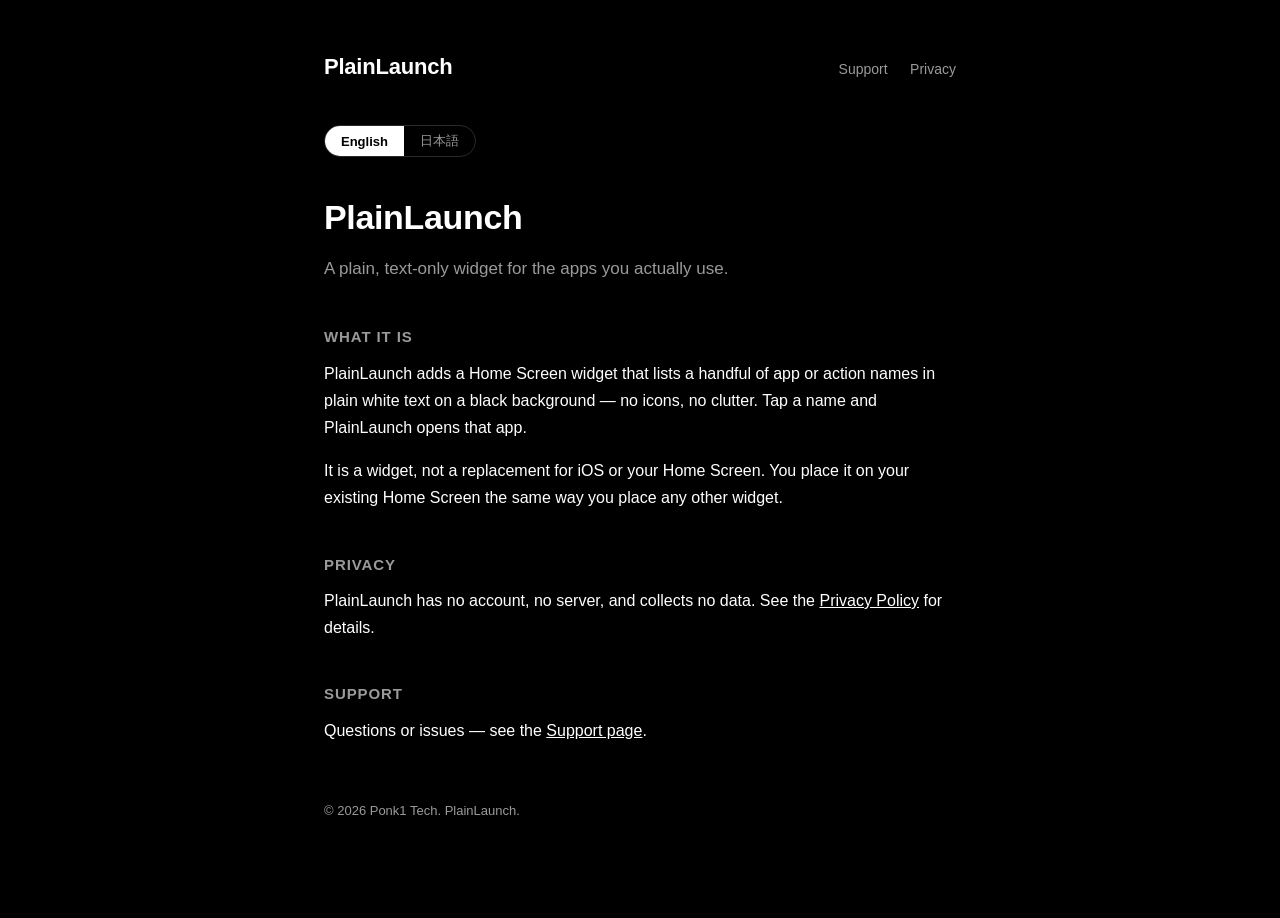
<file: docs/index.html>
<!doctype html>
<html>
<head>
<meta charset="utf-8">
<meta name="viewport" content="width=device-width, initial-scale=1">
<title>PlainLaunch</title>
<link rel="stylesheet" href="style.css">
</head>
<body>
<div class="wrap">
  <header class="top">
    <a class="brand" href="./">PlainLaunch</a>
    <nav class="links">
      <a href="support.html">Support</a>
      <a href="privacy.html">Privacy</a>
    </nav>
  </header>

  <div class="lang-toggle">
    <button data-lang="en">English</button>
    <button data-lang="ja">日本語</button>
  </div>

  <div data-lang-block="en">
    <h1>PlainLaunch</h1>
    <p class="tagline">A plain, text-only widget for the apps you actually use.</p>

    <h2>What it is</h2>
    <p>
      PlainLaunch adds a Home Screen widget that lists a handful of app or action names in plain
      white text on a black background — no icons, no clutter. Tap a name and PlainLaunch opens
      that app.
    </p>
    <p>
      It is a widget, not a replacement for iOS or your Home Screen. You place it on your
      existing Home Screen the same way you place any other widget.
    </p>

    <h2>Privacy</h2>
    <p>
      PlainLaunch has no account, no server, and collects no data. See the
      <a href="privacy.html">Privacy Policy</a> for details.
    </p>

    <h2>Support</h2>
    <p>
      Questions or issues — see the <a href="support.html">Support page</a>.
    </p>
  </div>

  <div data-lang-block="ja">
    <h1>PlainLaunch</h1>
    <p class="tagline">よく使うアプリだけを、黒背景に白文字で並べるシンプルなWidget。</p>

    <h2>これは何か</h2>
    <p>
      PlainLaunchは、ホーム画面に配置できるWidgetを追加するアプリです。黒背景に白文字で、いくつかのアプリ名やアクション名だけを並べて表示します。アイコンも装飾もありません。名前をタップすると、対応するアプリが開きます。
    </p>
    <p>
      これはiOSやホーム画面そのものを置き換えるものではありません。他のWidgetと同じように、既存のホーム画面に配置して使う一つのWidgetです。
    </p>

    <h2>プライバシー</h2>
    <p>
      PlainLaunchにはアカウントもサーバーもなく、データも収集しません。詳細は<a href="privacy.html">プライバシーポリシー</a>をご覧ください。
    </p>

    <h2>サポート</h2>
    <p>
      ご質問・不具合報告は<a href="support.html">サポートページ</a>をご覧ください。
    </p>
  </div>

  <footer>© 2026 Ponk1 Tech. PlainLaunch.</footer>
</div>
<script src="lang.js"></script>
</body>
</html>
</file>
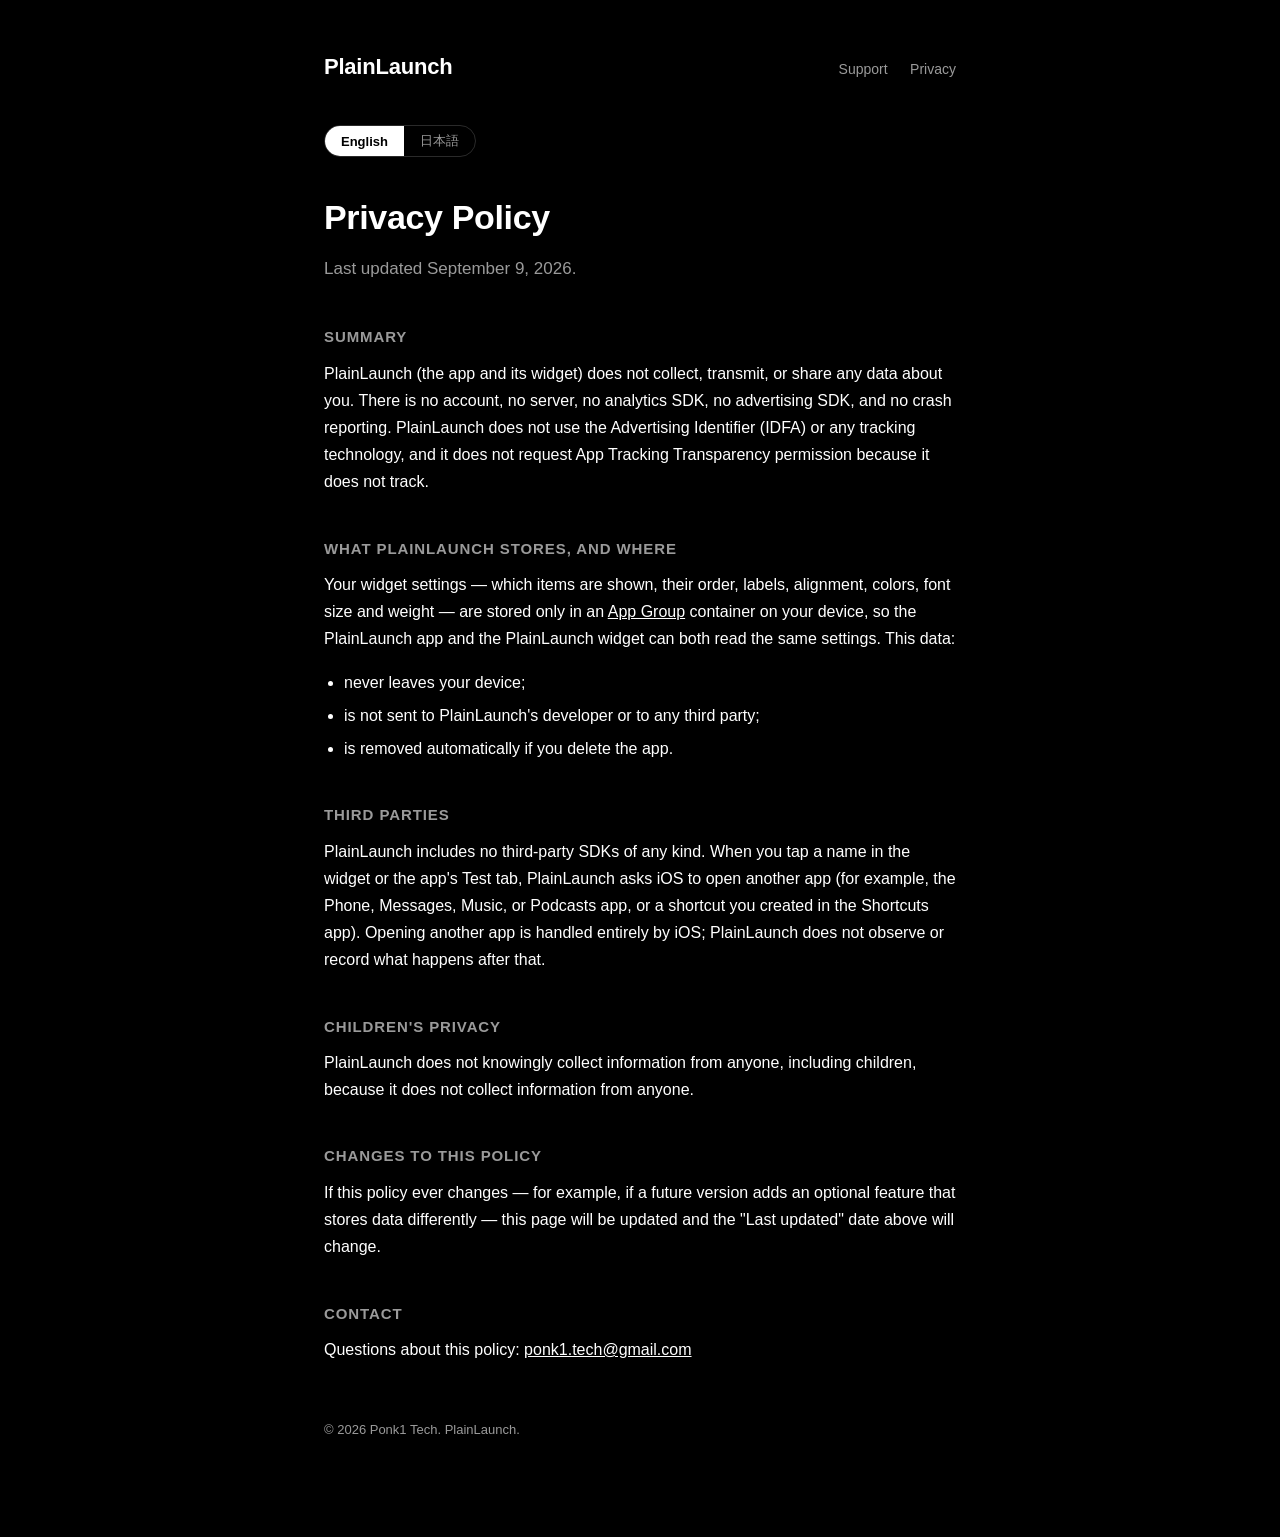
<file: docs/privacy.html>
<!doctype html>
<html>
<head>
<meta charset="utf-8">
<meta name="viewport" content="width=device-width, initial-scale=1">
<title>Privacy Policy — PlainLaunch</title>
<link rel="stylesheet" href="style.css">
</head>
<body>
<div class="wrap">
  <header class="top">
    <a class="brand" href="./">PlainLaunch</a>
    <nav class="links">
      <a href="support.html">Support</a>
      <a href="privacy.html">Privacy</a>
    </nav>
  </header>

  <div class="lang-toggle">
    <button data-lang="en">English</button>
    <button data-lang="ja">日本語</button>
  </div>

  <div data-lang-block="en">
    <h1>Privacy Policy</h1>
    <p class="tagline">Last updated September 9, 2026.</p>

    <h2>Summary</h2>
    <p>
      PlainLaunch (the app and its widget) does not collect, transmit, or share any data about
      you. There is no account, no server, no analytics SDK, no advertising SDK, and no crash
      reporting. PlainLaunch does not use the Advertising Identifier (IDFA) or any tracking
      technology, and it does not request App Tracking Transparency permission because it does
      not track.
    </p>

    <h2>What PlainLaunch stores, and where</h2>
    <p>
      Your widget settings — which items are shown, their order, labels, alignment, colors, font
      size and weight — are stored only in an
      <a href="https://developer.apple.com/documentation/xcode/configuring-app-groups">App Group</a>
      container on your device, so the PlainLaunch app and the PlainLaunch widget can both read
      the same settings. This data:
    </p>
    <ul>
      <li>never leaves your device;</li>
      <li>is not sent to PlainLaunch's developer or to any third party;</li>
      <li>is removed automatically if you delete the app.</li>
    </ul>

    <h2>Third parties</h2>
    <p>
      PlainLaunch includes no third-party SDKs of any kind. When you tap a name in the widget or
      the app's Test tab, PlainLaunch asks iOS to open another app (for example, the Phone,
      Messages, Music, or Podcasts app, or a shortcut you created in the Shortcuts app). Opening
      another app is handled entirely by iOS; PlainLaunch does not observe or record what happens
      after that.
    </p>

    <h2>Children's privacy</h2>
    <p>
      PlainLaunch does not knowingly collect information from anyone, including children, because
      it does not collect information from anyone.
    </p>

    <h2>Changes to this policy</h2>
    <p>
      If this policy ever changes — for example, if a future version adds an optional feature
      that stores data differently — this page will be updated and the "Last updated" date above
      will change.
    </p>

    <h2>Contact</h2>
    <p>Questions about this policy: <a href="mailto:ponk1.tech@gmail.com">ponk1.tech@gmail.com</a></p>
  </div>

  <div data-lang-block="ja">
    <h1>プライバシーポリシー</h1>
    <p class="tagline">最終更新日: 2026年9月9日</p>

    <h2>概要</h2>
    <p>
      PlainLaunch（本体アプリおよびWidget）は、ユーザーに関するいかなるデータも収集・送信・共有しません。アカウント、サーバー、Analytics SDK、広告SDK、クラッシュレポートのいずれも使用していません。広告識別子（IDFA）や追跡技術も使用しておらず、追跡を行わないためApp Tracking Transparencyの許可も求めません。
    </p>

    <h2>保存する情報とその場所</h2>
    <p>
      表示項目・順序・表示名・揃え・色・文字サイズや太さといったWidgetの設定は、端末内の
      <a href="https://developer.apple.com/documentation/xcode/configuring-app-groups">App Group</a>
      コンテナにのみ保存され、PlainLaunch本体とWidgetの両方から参照されます。このデータは、
    </p>
    <ul>
      <li>端末の外に出ることはなく、</li>
      <li>開発者や第三者に送信されることはなく、</li>
      <li>アプリを削除すると自動的に削除されます。</li>
    </ul>

    <h2>第三者について</h2>
    <p>
      PlainLaunchはいかなる第三者SDKも組み込んでいません。Widgetやアプリの「起動テスト」タブで名前をタップすると、PlainLaunchはiOSに対して他のアプリ（Phone、Messages、Music、Podcastsアプリ、またはShortcutsアプリで作成したショートカットなど）を開くよう依頼します。他アプリを開く処理自体はiOSが行うものであり、PlainLaunchはその後の挙動を観測・記録しません。
    </p>

    <h2>児童のプライバシー</h2>
    <p>
      PlainLaunchは誰からも情報を収集しないため、児童を含むいかなる利用者からも情報を収集することはありません。
    </p>

    <h2>本ポリシーの変更について</h2>
    <p>
      本ポリシーの内容が変更される場合（例: 将来のバージョンでデータの扱いが異なる任意機能が追加される場合など）、このページを更新し、上部の最終更新日を変更します。
    </p>

    <h2>お問い合わせ</h2>
    <p>本ポリシーに関するご質問: <a href="mailto:ponk1.tech@gmail.com">ponk1.tech@gmail.com</a></p>
  </div>

  <footer>© 2026 Ponk1 Tech. PlainLaunch.</footer>
</div>
<script src="lang.js"></script>
</body>
</html>
</file>
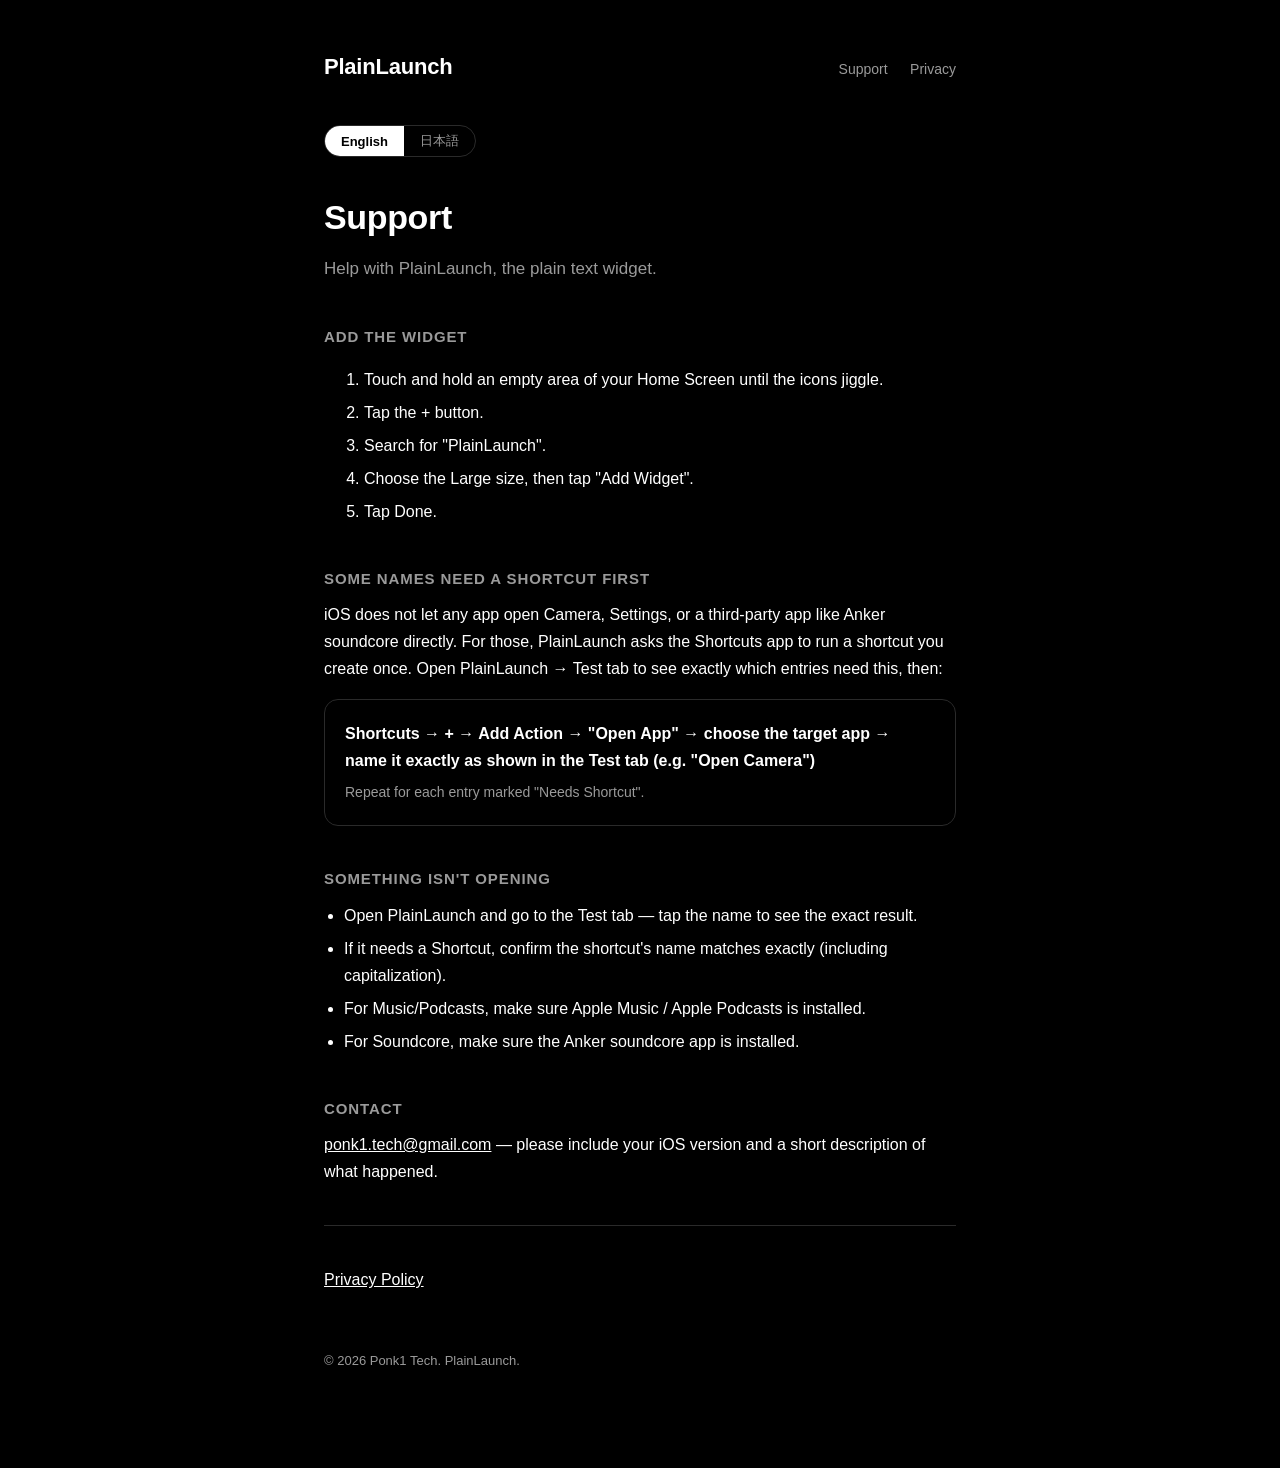
<file: docs/support.html>
<!doctype html>
<html>
<head>
<meta charset="utf-8">
<meta name="viewport" content="width=device-width, initial-scale=1">
<title>Support — PlainLaunch</title>
<link rel="stylesheet" href="style.css">
</head>
<body>
<div class="wrap">
  <header class="top">
    <a class="brand" href="./">PlainLaunch</a>
    <nav class="links">
      <a href="support.html">Support</a>
      <a href="privacy.html">Privacy</a>
    </nav>
  </header>

  <div class="lang-toggle">
    <button data-lang="en">English</button>
    <button data-lang="ja">日本語</button>
  </div>

  <div data-lang-block="en">
    <h1>Support</h1>
    <p class="tagline">Help with PlainLaunch, the plain text widget.</p>

    <h2>Add the widget</h2>
    <ol>
      <li>Touch and hold an empty area of your Home Screen until the icons jiggle.</li>
      <li>Tap the + button.</li>
      <li>Search for "PlainLaunch".</li>
      <li>Choose the Large size, then tap "Add Widget".</li>
      <li>Tap Done.</li>
    </ol>

    <h2>Some names need a Shortcut first</h2>
    <p>
      iOS does not let any app open Camera, Settings, or a third-party app like Anker soundcore
      directly. For those, PlainLaunch asks the Shortcuts app to run a shortcut you create once.
      Open PlainLaunch → Test tab to see exactly which entries need this, then:
    </p>
    <div class="card">
      <strong>Shortcuts → + → Add Action → "Open App" → choose the target app → name it exactly as shown in the Test tab (e.g. "Open Camera")</strong>
      <span>Repeat for each entry marked "Needs Shortcut".</span>
    </div>

    <h2>Something isn't opening</h2>
    <ul>
      <li>Open PlainLaunch and go to the Test tab — tap the name to see the exact result.</li>
      <li>If it needs a Shortcut, confirm the shortcut's name matches exactly (including capitalization).</li>
      <li>For Music/Podcasts, make sure Apple Music / Apple Podcasts is installed.</li>
      <li>For Soundcore, make sure the Anker soundcore app is installed.</li>
    </ul>

    <h2>Contact</h2>
    <p>
      <a href="mailto:ponk1.tech@gmail.com">ponk1.tech@gmail.com</a> — please include your iOS
      version and a short description of what happened.
    </p>

    <hr>
    <p><a href="privacy.html">Privacy Policy</a></p>
  </div>

  <div data-lang-block="ja">
    <h1>サポート</h1>
    <p class="tagline">シンプルなテキストWidget「PlainLaunch」のヘルプ。</p>

    <h2>Widgetを追加する</h2>
    <ol>
      <li>ホーム画面の何もない場所を長押しし、アイコンが揺れる状態にします。</li>
      <li>＋ボタンをタップします。</li>
      <li>「PlainLaunch」を検索します。</li>
      <li>サイズを「Large」に選び、「Widgetを追加」をタップします。</li>
      <li>「完了」をタップします。</li>
    </ol>

    <h2>一部の項目には事前にShortcutの作成が必要です</h2>
    <p>
      iOSの仕組み上、どのアプリもCameraやSettings、Anker soundcoreのような他社アプリを直接開くことはできません。これらについてはPlainLaunchからShortcutsアプリに依頼し、あらかじめ作成しておいたショートカットを実行します。PlainLaunchの「起動テスト」タブで、どの項目が対象かを確認できます。
    </p>
    <div class="card">
      <strong>ショートカット → ＋ → アクションを追加 → 「Appを開く」 → 対象のアプリを選択 → 「起動テスト」タブに表示されている名前と完全に一致する名前を付ける（例:「Open Camera」）</strong>
      <span>「要Shortcut」と表示されている項目それぞれについて繰り返してください。</span>
    </div>

    <h2>起動しない場合</h2>
    <ul>
      <li>PlainLaunchを開き、「起動テスト」タブで名前をタップして結果を確認してください。</li>
      <li>Shortcutが必要な項目は、ショートカットの名前が（大文字・小文字も含めて）完全に一致しているか確認してください。</li>
      <li>Music / Podcastsの場合は、Apple MusicまたはApple Podcastsアプリがインストールされているか確認してください。</li>
      <li>Soundcoreの場合は、Anker soundcoreアプリがインストールされているか確認してください。</li>
    </ul>

    <h2>お問い合わせ</h2>
    <p>
      <a href="mailto:ponk1.tech@gmail.com">ponk1.tech@gmail.com</a> —
      iOSのバージョンと、発生した状況を簡単にご記載ください。
    </p>

    <hr>
    <p><a href="privacy.html">プライバシーポリシー</a></p>
  </div>

  <footer>© 2026 Ponk1 Tech. PlainLaunch.</footer>
</div>
<script src="lang.js"></script>
</body>
</html>
</file>
<file: docs/style.css>
:root {
  color-scheme: dark;
  --bg: #000;
  --fg: #fff;
  --muted: #9a9a9a;
  --rule: #2a2a2a;
}

* { box-sizing: border-box; }

html, body {
  margin: 0;
  padding: 0;
  background: var(--bg);
  color: var(--fg);
  font-family: -apple-system, BlinkMacSystemFont, "Segoe UI", Roboto, "Hiragino Sans", "Yu Gothic", sans-serif;
  line-height: 1.7;
}

.wrap {
  max-width: 680px;
  margin: 0 auto;
  padding: 48px 24px 96px;
}

header.top {
  display: flex;
  align-items: baseline;
  justify-content: space-between;
  margin-bottom: 40px;
  flex-wrap: wrap;
  gap: 12px;
}

.brand {
  font-size: 22px;
  font-weight: 700;
  text-decoration: none;
  color: var(--fg);
  letter-spacing: -0.01em;
}

nav.links a {
  color: var(--muted);
  text-decoration: none;
  margin-left: 18px;
  font-size: 14px;
}
nav.links a:first-child { margin-left: 0; }
nav.links a:hover { color: var(--fg); }

.lang-toggle {
  display: inline-flex;
  border: 1px solid var(--rule);
  border-radius: 999px;
  overflow: hidden;
  margin-bottom: 32px;
}
.lang-toggle button {
  background: transparent;
  color: var(--muted);
  border: none;
  padding: 6px 16px;
  font-size: 13px;
  cursor: pointer;
  font-family: inherit;
}
.lang-toggle button.active {
  background: var(--fg);
  color: #000;
  font-weight: 600;
}

h1 {
  font-size: 34px;
  font-weight: 800;
  margin: 0 0 8px;
  letter-spacing: -0.01em;
}
.tagline {
  color: var(--muted);
  font-size: 17px;
  margin: 0 0 40px;
}

h2 {
  font-size: 15px;
  text-transform: uppercase;
  letter-spacing: 0.06em;
  color: var(--muted);
  margin: 40px 0 10px;
  font-weight: 600;
}
h2:first-of-type { margin-top: 0; }

p { margin: 0 0 16px; font-size: 16px; }
ul { margin: 0 0 16px; padding-left: 20px; }
li { margin-bottom: 6px; font-size: 16px; }

a { color: var(--fg); }

hr {
  border: none;
  border-top: 1px solid var(--rule);
  margin: 40px 0;
}

footer {
  margin-top: 56px;
  color: var(--muted);
  font-size: 13px;
}

[data-lang-block] { display: none; }
[data-lang-block].active { display: block; }

.card {
  border: 1px solid var(--rule);
  border-radius: 14px;
  padding: 20px;
  margin-bottom: 14px;
}
.card strong { display: block; margin-bottom: 4px; }
.card span { color: var(--muted); font-size: 14px; }
</file>
